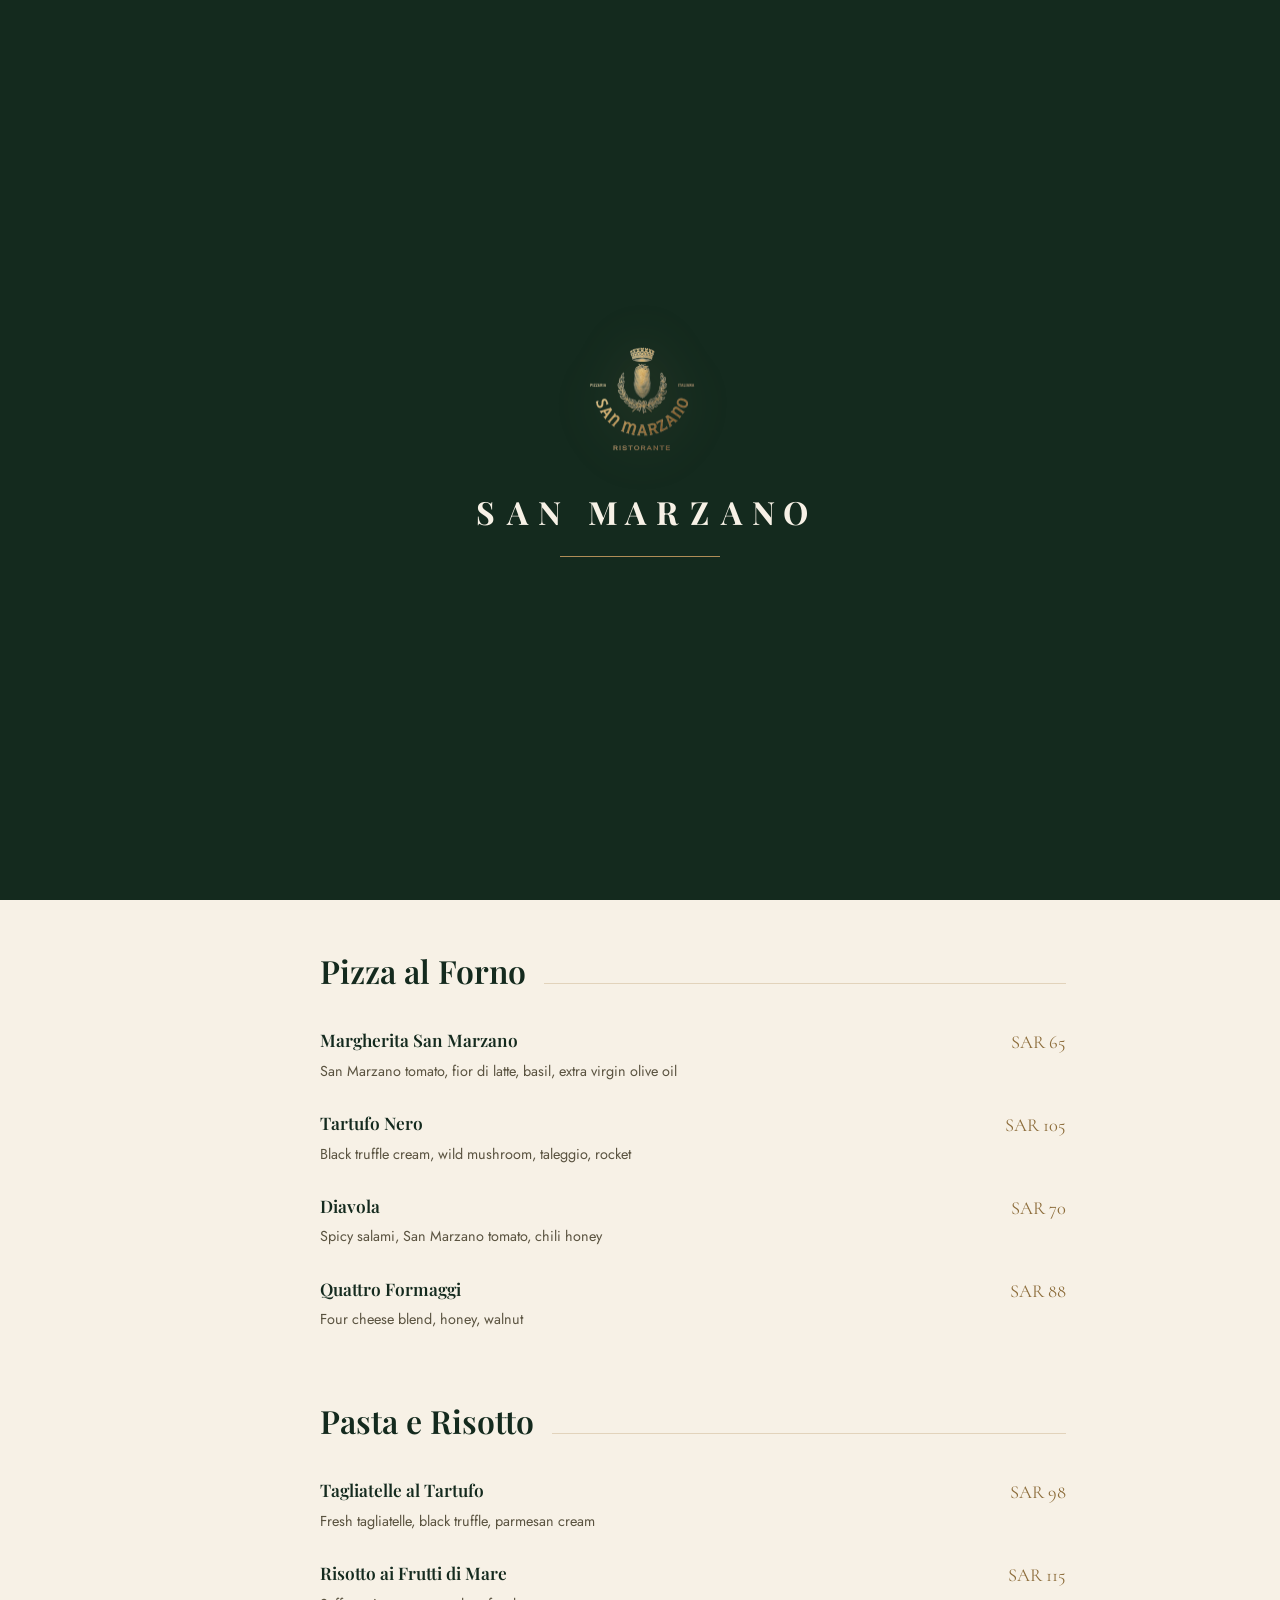
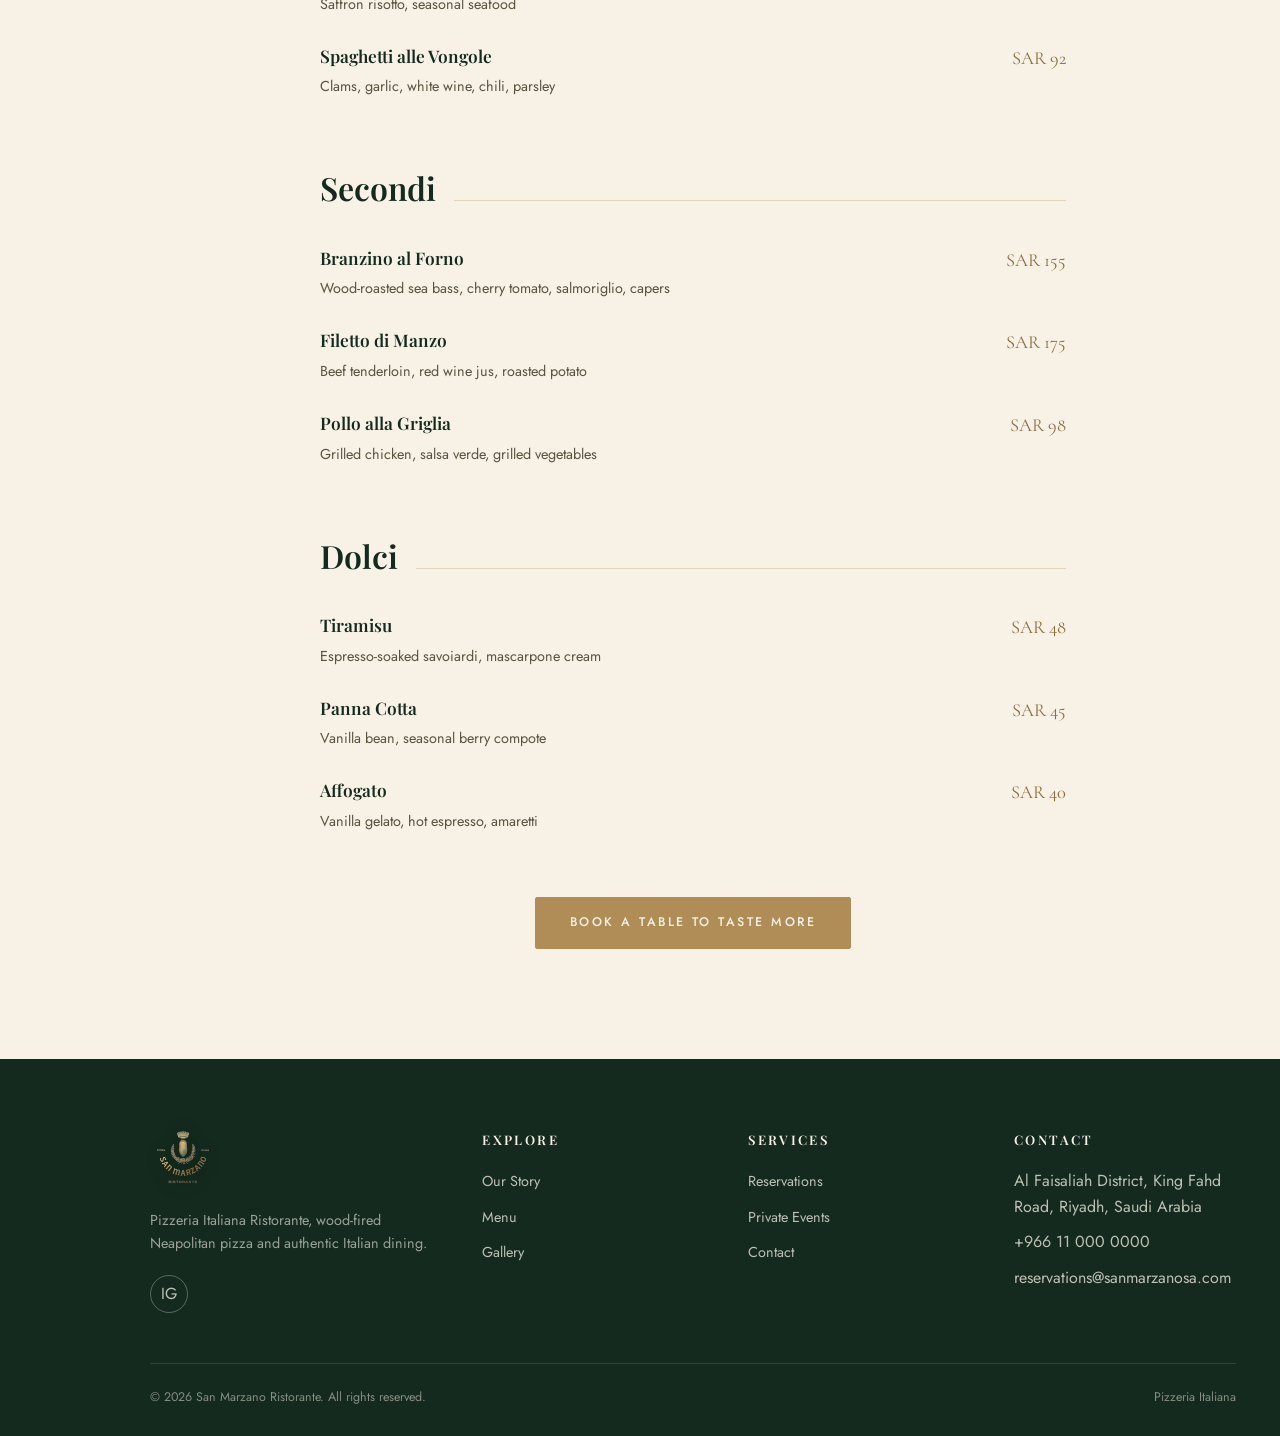
<file: menu.html>
<!DOCTYPE html>
<html lang="en" dir="ltr">
<head>
<meta charset="UTF-8">
<script>if("scrollRestoration" in history){history.scrollRestoration="manual";}</script>
<meta name="viewport" content="width=device-width, initial-scale=1.0">
<title>Menu | San Marzano Ristorante</title>
<meta name="description" content="Explore the full San Marzano menu, wood-fired Neapolitan pizza, antipasti, pasta, mains, and dolci, crafted with imported Italian ingredients.">
<meta property="og:title" content="Menu | San Marzano Ristorante">
<meta property="og:description" content="Wood-fired Neapolitan pizza, antipasti, pasta, mains, and dolci.">
<meta property="og:type" content="website">
<meta property="og:image" content="images/gallery-3.png">
<meta name="theme-color" content="#1F3B2C">
<link rel="icon" href="images/logo.png">
<link rel="stylesheet" href="css/style.css?v=8">
</head>
<body>

<!-- PRELOADER -->
<div id="preloader">
  <div class="pre-panel left"></div>
  <div class="pre-panel right"></div>
  <div class="pre-mark">
    <img src="images/logo.png" alt="San Marzano" onerror="this.replaceWith(Object.assign(document.createElement('div'),{className:'pre-fallback',innerText:'SM'}))">
    <div class="pre-word split-flap" id="preWord" aria-label="San Marzano"></div>
    <div class="pre-loading-bar"><span></span></div>
  </div>
</div>

<!-- HEADER -->
<header id="site-header">
  <button class="lang-toggle" id="langToggle">EN / عربي</button>
  <a href="index.html" class="brand-logo">
    <img src="images/logo.png" alt="San Marzano" onerror="this.style.display='none'">
    <span class="brand-text" data-i18n="brandFull">San Marzano</span>
  </a>
  <div class="header-actions">
    <a href="index.html#reserve" class="btn btn-gold" data-i18n="navReserveBtn">Reserve</a>
    <button class="hamburger" id="hamburgerBtn" aria-label="Menu"><span></span><span></span><span></span></button>
  </div>
</header>

<!-- FIXED VERTICAL SIDE NAV (desktop) -->
<nav class="side-nav" id="sideNav">
  <ul>
    <li><a href="index.html#story" data-i18n="navStory">Our Story</a></li>
    <li><a href="menu.html" data-i18n="navMenu">Menu</a></li>
    <li><a href="index.html#gallery" data-i18n="navGallery">Gallery</a></li>
    <li><a href="index.html#reserve" data-i18n="navReserve">Reservations</a></li>
    <li><a href="private-events.html" data-i18n="navEvents">Private Events</a></li>
    <li><a href="index.html#contact" data-i18n="navContact">Contact</a></li>
  </ul>
</nav>

<div id="mobile-drawer">
  <button class="close-drawer" id="closeDrawer">&times;</button>
  <a href="index.html#story" data-i18n="navStory">Our Story</a>
  <a href="menu.html" data-i18n="navMenu">Menu</a>
  <a href="index.html#gallery" data-i18n="navGallery">Gallery</a>
  <a href="index.html#reserve" data-i18n="navReserve">Reservations</a>
  <a href="private-events.html" data-i18n="navEvents">Private Events</a>
  <a href="index.html#contact" data-i18n="navContact">Contact</a>
</div>

<!-- PAGE HERO -->
<section class="page-hero" data-theme="dark" style="background-image:url('images/gallery-3.png')">
  <div class="page-hero-content">
    <span class="eyebrow" data-i18n="menuPageEyebrow">Pizzeria Italiana</span>
    <h1 data-i18n="menuPageTitle">The Menu</h1>
    <p class="lede" data-i18n="menuPageLede">Wood-fired pizza, hand-made pasta, and honest Italian cooking, crafted daily with imported ingredients.</p>
  </div>
</section>

<!-- FULL MENU -->
<section class="menu-page-section section-pad" data-theme="light">
  <div class="container" style="max-width: 900px;">

    <div class="menu-category reveal">
      <div class="menu-category-head"><h2 data-i18n="catAntipasti">Antipasti</h2><span class="rule"></span></div>
      <div class="menu-list">
        <div class="menu-list-item">
          <div class="mli-text"><h4 data-i18n="a1Title">Burrata Pugliese</h4><p data-i18n="a1Desc">Heirloom tomato, basil oil, aged balsamic</p></div>
          <span class="mli-price">SAR 68</span>
        </div>
        <div class="menu-list-item">
          <div class="mli-text"><h4 data-i18n="a2Title">Carpaccio di Manzo</h4><p data-i18n="a2Desc">Beef carpaccio, rocket, parmesan, black truffle</p></div>
          <span class="mli-price">SAR 78</span>
        </div>
        <div class="menu-list-item">
          <div class="mli-text"><h4 data-i18n="a3Title">Fritto Misto</h4><p data-i18n="a3Desc">Calamari, prawns, lemon aioli</p></div>
          <span class="mli-price">SAR 72</span>
        </div>
      </div>
    </div>

    <div class="menu-category reveal">
      <div class="menu-category-head"><h2 data-i18n="catPizza">Pizza al Forno</h2><span class="rule"></span></div>
      <div class="menu-list">
        <div class="menu-list-item">
          <div class="mli-text"><h4 data-i18n="menu1Title">Margherita San Marzano</h4><p data-i18n="menu1Desc">San Marzano tomato, fior di latte, basil, extra virgin olive oil</p></div>
          <span class="mli-price">SAR 65</span>
        </div>
        <div class="menu-list-item">
          <div class="mli-text"><h4 data-i18n="menu2Title">Tartufo Nero</h4><p data-i18n="menu2Desc">Black truffle cream, wild mushroom, taleggio, rocket</p></div>
          <span class="mli-price">SAR 105</span>
        </div>
        <div class="menu-list-item">
          <div class="mli-text"><h4 data-i18n="p1Title">Diavola</h4><p data-i18n="p1Desc">Spicy salami, San Marzano tomato, chili honey</p></div>
          <span class="mli-price">SAR 70</span>
        </div>
        <div class="menu-list-item">
          <div class="mli-text"><h4 data-i18n="p2Title">Quattro Formaggi</h4><p data-i18n="p2Desc">Four cheese blend, honey, walnut</p></div>
          <span class="mli-price">SAR 88</span>
        </div>
      </div>
    </div>

    <div class="menu-category reveal">
      <div class="menu-category-head"><h2 data-i18n="catPasta">Pasta e Risotto</h2><span class="rule"></span></div>
      <div class="menu-list">
        <div class="menu-list-item">
          <div class="mli-text"><h4 data-i18n="ps1Title">Tagliatelle al Tartufo</h4><p data-i18n="ps1Desc">Fresh tagliatelle, black truffle, parmesan cream</p></div>
          <span class="mli-price">SAR 98</span>
        </div>
        <div class="menu-list-item">
          <div class="mli-text"><h4 data-i18n="ps2Title">Risotto ai Frutti di Mare</h4><p data-i18n="ps2Desc">Saffron risotto, seasonal seafood</p></div>
          <span class="mli-price">SAR 115</span>
        </div>
        <div class="menu-list-item">
          <div class="mli-text"><h4 data-i18n="ps3Title">Spaghetti alle Vongole</h4><p data-i18n="ps3Desc">Clams, garlic, white wine, chili, parsley</p></div>
          <span class="mli-price">SAR 92</span>
        </div>
      </div>
    </div>

    <div class="menu-category reveal">
      <div class="menu-category-head"><h2 data-i18n="catSecondi">Secondi</h2><span class="rule"></span></div>
      <div class="menu-list">
        <div class="menu-list-item">
          <div class="mli-text"><h4 data-i18n="menu3Title">Branzino al Forno</h4><p data-i18n="menu3Desc">Wood-roasted sea bass, cherry tomato, salmoriglio, capers</p></div>
          <span class="mli-price">SAR 155</span>
        </div>
        <div class="menu-list-item">
          <div class="mli-text"><h4 data-i18n="s1Title">Filetto di Manzo</h4><p data-i18n="s1Desc">Beef tenderloin, red wine jus, roasted potato</p></div>
          <span class="mli-price">SAR 175</span>
        </div>
        <div class="menu-list-item">
          <div class="mli-text"><h4 data-i18n="s2Title">Pollo alla Griglia</h4><p data-i18n="s2Desc">Grilled chicken, salsa verde, grilled vegetables</p></div>
          <span class="mli-price">SAR 98</span>
        </div>
      </div>
    </div>

    <div class="menu-category reveal">
      <div class="menu-category-head"><h2 data-i18n="catDolci">Dolci</h2><span class="rule"></span></div>
      <div class="menu-list">
        <div class="menu-list-item">
          <div class="mli-text"><h4 data-i18n="d1Title">Tiramisu</h4><p data-i18n="d1Desc">Espresso-soaked savoiardi, mascarpone cream</p></div>
          <span class="mli-price">SAR 48</span>
        </div>
        <div class="menu-list-item">
          <div class="mli-text"><h4 data-i18n="d2Title">Panna Cotta</h4><p data-i18n="d2Desc">Vanilla bean, seasonal berry compote</p></div>
          <span class="mli-price">SAR 45</span>
        </div>
        <div class="menu-list-item">
          <div class="mli-text"><h4 data-i18n="d3Title">Affogato</h4><p data-i18n="d3Desc">Vanilla gelato, hot espresso, amaretti</p></div>
          <span class="mli-price">SAR 40</span>
        </div>
      </div>
    </div>

    <div class="teaser-cta reveal">
      <a href="index.html#reserve" class="btn btn-gold" data-i18n="menuCta">Book a Table to Taste More</a>
    </div>
  </div>
</section>

<!-- FOOTER -->
<footer data-theme="dark">
  <div class="container">
    <div class="footer-grid">
      <div class="footer-brand">
        <img src="images/logo.png" alt="San Marzano" onerror="this.style.display='none'">
        <p data-i18n="footerAbout">Pizzeria Italiana Ristorante, wood-fired Neapolitan pizza and authentic Italian dining.</p>
        <div class="social-row">
          <a href="https://www.instagram.com/sanmarzanosa" target="_blank" rel="noopener" aria-label="Instagram">IG</a>
        </div>
      </div>
      <div class="footer-col">
        <h4 data-i18n="footerExplore">Explore</h4>
        <ul>
          <li><a href="index.html#story" data-i18n="navStory">Our Story</a></li>
          <li><a href="menu.html" data-i18n="navMenu">Menu</a></li>
          <li><a href="index.html#gallery" data-i18n="navGallery">Gallery</a></li>
        </ul>
      </div>
      <div class="footer-col">
        <h4 data-i18n="footerServices">Services</h4>
        <ul>
          <li><a href="index.html#reserve" data-i18n="navReserve">Reservations</a></li>
          <li><a href="private-events.html" data-i18n="navEvents">Private Events</a></li>
          <li><a href="index.html#contact" data-i18n="navContact">Contact</a></li>
        </ul>
      </div>
      <div class="footer-col">
        <h4 data-i18n="footerContact">Contact</h4>
        <ul>
          <li data-i18n="locAddress">Al Faisaliah District, King Fahd Road, Riyadh, Saudi Arabia</li>
          <li>+966 11 000 0000</li>
          <li>reservations@sanmarzanosa.com</li>
        </ul>
      </div>
    </div>
    <div class="footer-bottom">
      <span data-i18n="footerCopy">© 2026 San Marzano Ristorante. All rights reserved.</span>
      <span data-i18n="footerCredit">Pizzeria Italiana</span>
    </div>
  </div>
</footer>

<script src="js/i18n.js?v=5"></script>
<script src="js/main.js?v=5"></script>
</body>
</html>
</file>
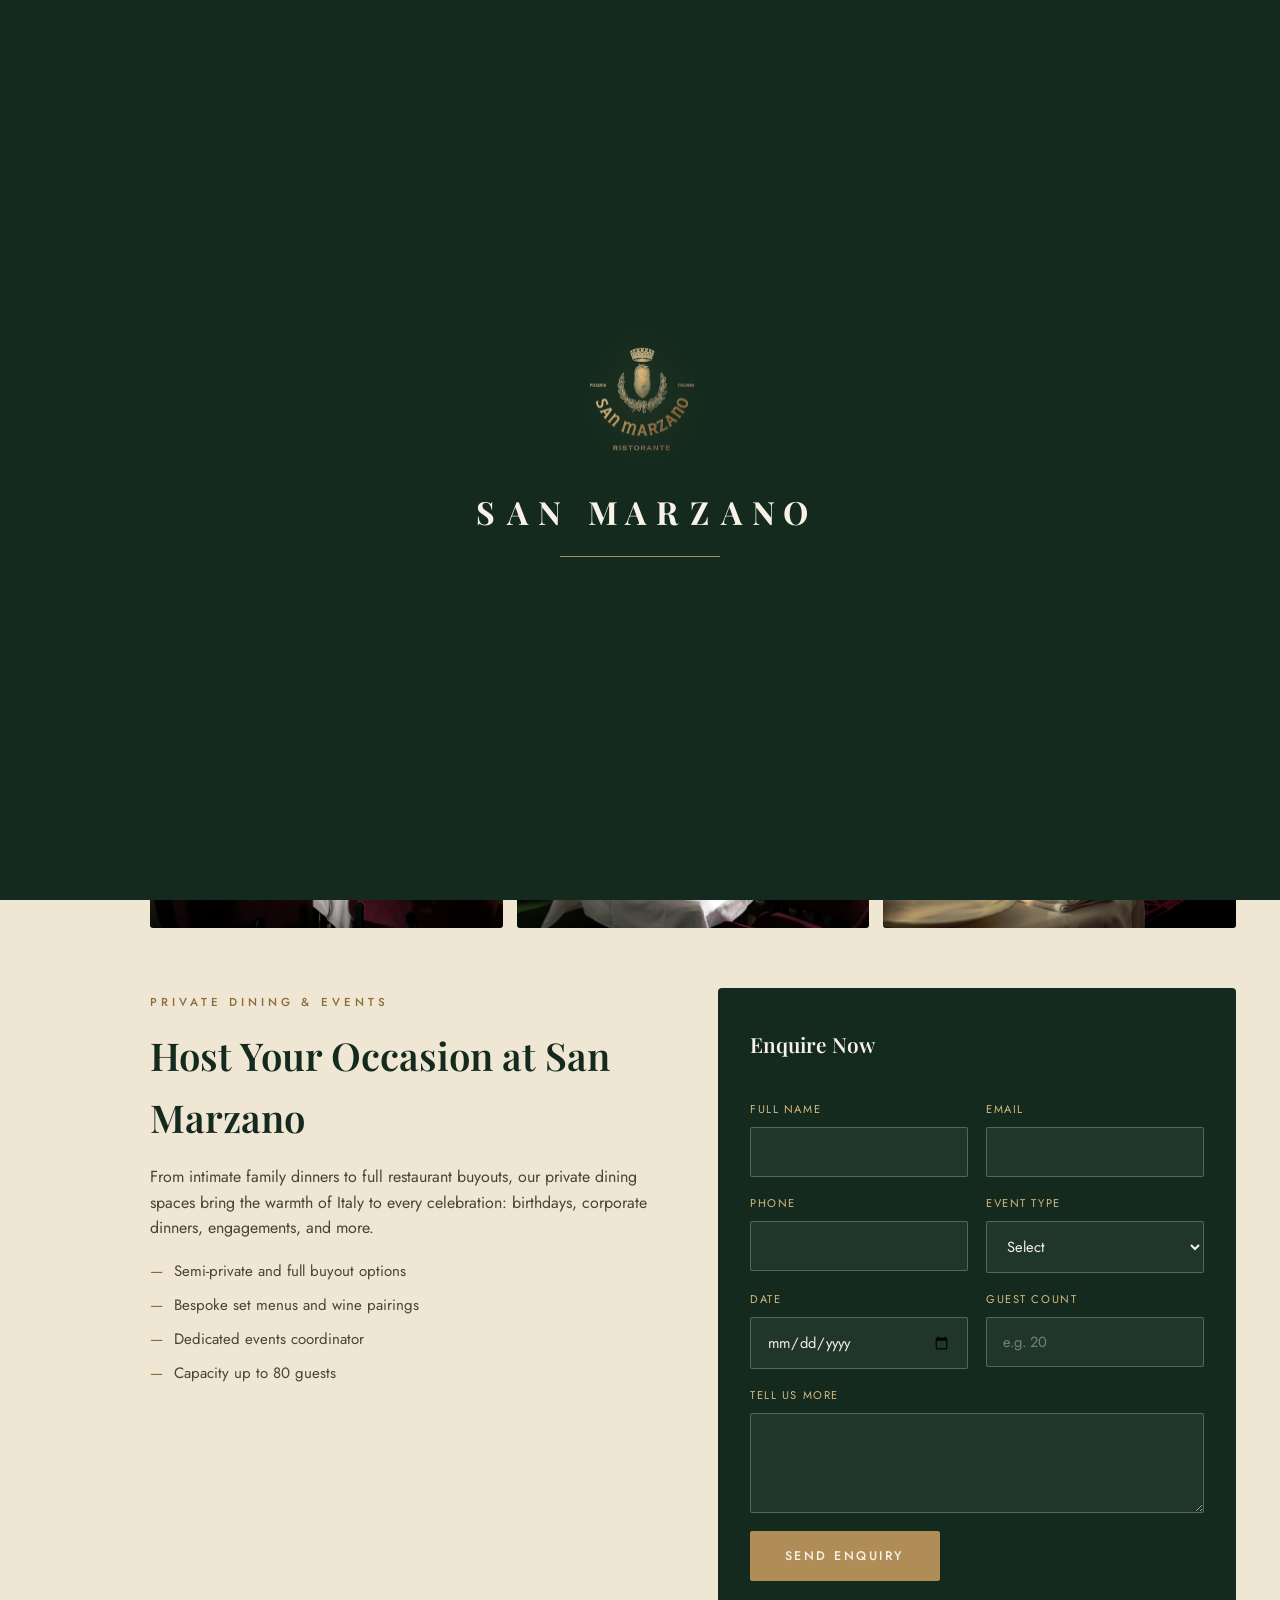
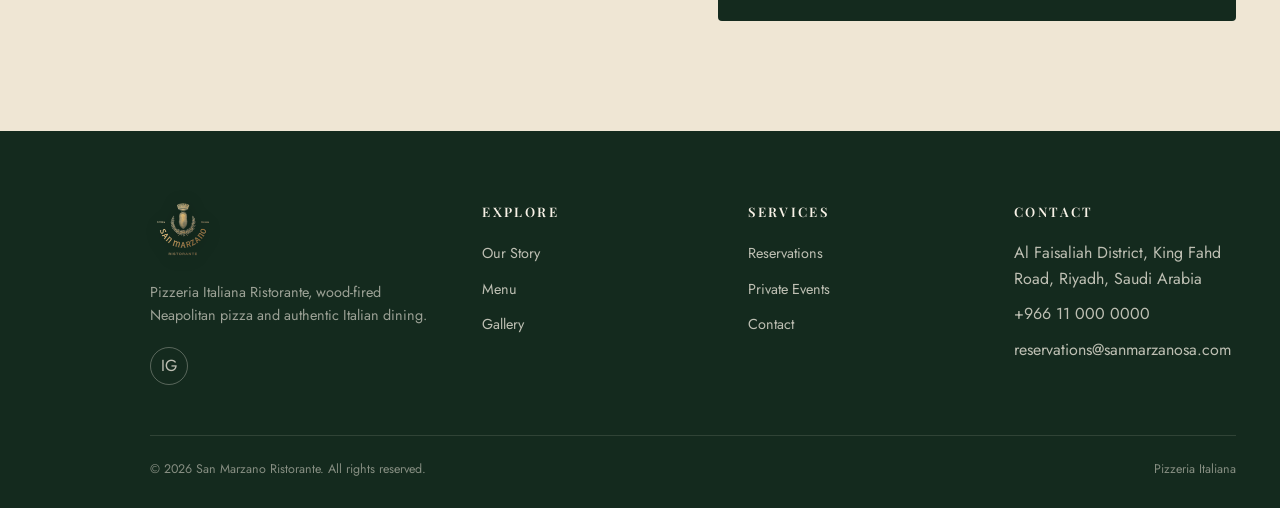
<file: private-events.html>
<!DOCTYPE html>
<html lang="en" dir="ltr">
<head>
<meta charset="UTF-8">
<script>if("scrollRestoration" in history){history.scrollRestoration="manual";}</script>
<meta name="viewport" content="width=device-width, initial-scale=1.0">
<title>Private Dining & Events | San Marzano Ristorante</title>
<meta name="description" content="Host your next occasion at San Marzano — semi-private and full buyout dining, bespoke set menus, and a dedicated events coordinator in Riyadh.">
<meta property="og:title" content="Private Dining & Events | San Marzano Ristorante">
<meta property="og:description" content="Semi-private and full buyout dining, bespoke set menus, and a dedicated events coordinator.">
<meta property="og:type" content="website">
<meta property="og:image" content="images/gallery-4.png">
<meta name="theme-color" content="#1F3B2C">
<link rel="icon" href="images/logo.png">
<link rel="stylesheet" href="css/style.css?v=8">
</head>
<body>

<!-- PRELOADER -->
<div id="preloader">
  <div class="pre-panel left"></div>
  <div class="pre-panel right"></div>
  <div class="pre-mark">
    <img src="images/logo.png" alt="San Marzano" onerror="this.replaceWith(Object.assign(document.createElement('div'),{className:'pre-fallback',innerText:'SM'}))">
    <div class="pre-word split-flap" id="preWord" aria-label="San Marzano"></div>
    <div class="pre-loading-bar"><span></span></div>
  </div>
</div>

<!-- HEADER -->
<header id="site-header">
  <button class="lang-toggle" id="langToggle">EN / عربي</button>
  <a href="index.html" class="brand-logo">
    <img src="images/logo.png" alt="San Marzano" onerror="this.style.display='none'">
    <span class="brand-text" data-i18n="brandFull">San Marzano</span>
  </a>
  <div class="header-actions">
    <a href="index.html#reserve" class="btn btn-gold" data-i18n="navReserveBtn">Reserve</a>
    <button class="hamburger" id="hamburgerBtn" aria-label="Menu"><span></span><span></span><span></span></button>
  </div>
</header>

<!-- FIXED VERTICAL SIDE NAV (desktop) -->
<nav class="side-nav" id="sideNav">
  <ul>
    <li><a href="index.html#story" data-i18n="navStory">Our Story</a></li>
    <li><a href="menu.html" data-i18n="navMenu">Menu</a></li>
    <li><a href="index.html#gallery" data-i18n="navGallery">Gallery</a></li>
    <li><a href="index.html#reserve" data-i18n="navReserve">Reservations</a></li>
    <li><a href="private-events.html" data-i18n="navEvents">Private Events</a></li>
    <li><a href="index.html#contact" data-i18n="navContact">Contact</a></li>
  </ul>
</nav>

<div id="mobile-drawer">
  <button class="close-drawer" id="closeDrawer">&times;</button>
  <a href="index.html#story" data-i18n="navStory">Our Story</a>
  <a href="menu.html" data-i18n="navMenu">Menu</a>
  <a href="index.html#gallery" data-i18n="navGallery">Gallery</a>
  <a href="index.html#reserve" data-i18n="navReserve">Reservations</a>
  <a href="private-events.html" data-i18n="navEvents">Private Events</a>
  <a href="index.html#contact" data-i18n="navContact">Contact</a>
</div>

<!-- PAGE HERO -->
<section class="page-hero page-hero--duo" data-theme="dark">
  <div class="hero-split">
    <div class="split-img"><img src="images/album-1.jpeg" alt="San Marzano kitchen"></div>
    <div class="split-img"><img src="images/album-4.jpeg" alt="San Marzano wall gallery"></div>
  </div>
  <div class="page-hero-content">
    <span class="eyebrow" data-i18n="eventsEyebrow">Private Dining & Events</span>
  </div>
</section>

<!-- EVENTS INFO + GALLERY -->
<section class="events-page-section section-pad" data-theme="light">
  <div class="container">
    <div class="events-gallery reveal">
      <figure><img src="images/gallery-4.png" alt="Private dining table" loading="lazy"></figure>
      <figure><img src="images/gallery-1.png" alt="Private booth" loading="lazy"></figure>
      <figure><img src="images/gallery-5.png" alt="Table service" loading="lazy"></figure>
    </div>

    <div class="private-grid">
      <div class="private-info reveal">
        <span class="eyebrow" data-i18n="eventsEyebrow">Private Dining & Events</span>
        <h2 data-i18n="eventsTitle">Host Your Occasion at San Marzano</h2>
        <p data-i18n="eventsP1">From intimate family dinners to full restaurant buyouts, our private dining spaces bring the warmth of Italy to every celebration: birthdays, corporate dinners, engagements, and more.</p>
        <ul>
          <li data-i18n="eventsLi1">Semi-private and full buyout options</li>
          <li data-i18n="eventsLi2">Bespoke set menus and wine pairings</li>
          <li data-i18n="eventsLi3">Dedicated events coordinator</li>
          <li data-i18n="eventsLi4">Capacity up to 80 guests</li>
        </ul>
      </div>
      <div class="private-form-box reveal">
        <h3 data-i18n="eventsFormTitle">Enquire Now</h3>
        <form class="res-form" id="eventsForm" action="https://formspree.io/f/YOUR_FORM_ID" method="POST">
          <div class="row2">
            <div class="field">
              <label data-i18n="fName">Full Name</label>
              <input type="text" name="name" required>
            </div>
            <div class="field">
              <label data-i18n="fEmail">Email</label>
              <input type="email" name="email" required>
            </div>
          </div>
          <div class="row2">
            <div class="field">
              <label data-i18n="fPhone">Phone</label>
              <input type="tel" name="phone" required>
            </div>
            <div class="field">
              <label data-i18n="fEventType">Event Type</label>
              <select name="event_type" required>
                <option value="" data-i18n="fSelect">Select</option>
                <option data-i18n="evtBirthday">Birthday</option>
                <option data-i18n="evtCorporate">Corporate</option>
                <option data-i18n="evtEngagement">Engagement</option>
                <option data-i18n="evtBuyout">Full Buyout</option>
                <option data-i18n="evtOther">Other</option>
              </select>
            </div>
          </div>
          <div class="row2">
            <div class="field">
              <label data-i18n="fDate">Preferred Date</label>
              <input type="date" name="date">
            </div>
            <div class="field">
              <label data-i18n="fGuestCount">Guest Count</label>
              <input type="number" name="guest_count" min="1" placeholder="e.g. 20">
            </div>
          </div>
          <div class="field">
            <label data-i18n="fMessage">Tell Us More</label>
            <textarea name="message" placeholder=""></textarea>
          </div>
          <input type="hidden" name="_subject" value="Private Dining Enquiry — San Marzano">
          <div>
            <button type="submit" class="btn btn-gold" data-i18n="eventsSubmit">Send Enquiry</button>
          </div>
          <p class="form-status" id="eventsStatus"></p>
        </form>
      </div>
    </div>
  </div>
</section>

<!-- FOOTER -->
<footer data-theme="dark">
  <div class="container">
    <div class="footer-grid">
      <div class="footer-brand">
        <img src="images/logo.png" alt="San Marzano" onerror="this.style.display='none'">
        <p data-i18n="footerAbout">Pizzeria Italiana Ristorante — wood-fired Neapolitan pizza and authentic Italian dining.</p>
        <div class="social-row">
          <a href="https://www.instagram.com/sanmarzanosa" target="_blank" rel="noopener" aria-label="Instagram">IG</a>
        </div>
      </div>
      <div class="footer-col">
        <h4 data-i18n="footerExplore">Explore</h4>
        <ul>
          <li><a href="index.html#story" data-i18n="navStory">Our Story</a></li>
          <li><a href="menu.html" data-i18n="navMenu">Menu</a></li>
          <li><a href="index.html#gallery" data-i18n="navGallery">Gallery</a></li>
        </ul>
      </div>
      <div class="footer-col">
        <h4 data-i18n="footerServices">Services</h4>
        <ul>
          <li><a href="index.html#reserve" data-i18n="navReserve">Reservations</a></li>
          <li><a href="private-events.html" data-i18n="navEvents">Private Events</a></li>
          <li><a href="index.html#contact" data-i18n="navContact">Contact</a></li>
        </ul>
      </div>
      <div class="footer-col">
        <h4 data-i18n="footerContact">Contact</h4>
        <ul>
          <li data-i18n="locAddress">Al Faisaliah District, King Fahd Road, Riyadh, Saudi Arabia</li>
          <li>+966 11 000 0000</li>
          <li>reservations@sanmarzanosa.com</li>
        </ul>
      </div>
    </div>
    <div class="footer-bottom">
      <span data-i18n="footerCopy">© 2026 San Marzano Ristorante. All rights reserved.</span>
      <span data-i18n="footerCredit">Pizzeria Italiana</span>
    </div>
  </div>
</footer>

<script src="js/i18n.js?v=5"></script>
<script src="js/main.js?v=5"></script>
</body>
</html>
</file>
<file: css/style.css>
@import url('https://fonts.googleapis.com/css2?family=Playfair+Display:ital,wght@0,400;0,500;0,600;0,700;1,500&family=Jost:wght@300;400;500;600&family=Cormorant+Garamond:ital,wght@0,500;0,600;1,500&display=swap');
@import url('https://fonts.googleapis.com/css2?family=Amiri:wght@400;700&family=Tajawal:wght@300;400;500;700&display=swap');

:root {
  --cream: #F7F1E6;
  --cream-soft: #EFE6D4;
  --charcoal: #201C18;
  --ink: #2A2420;
  --gold: #B08D57;
  --gold-light: #D6B87E;
  --gold-deep: #8C6C3A;
  --forest: #1F3B2C;
  --forest-deep: #142A1E;
  --burgundy: #5C1F2E;
  --burgundy-deep: #421621;
  --font-head: 'Playfair Display', 'Amiri', serif;
  --font-script: 'Cormorant Garamond', 'Amiri', serif;
  --font-body: 'Jost', 'Tajawal', sans-serif;
  --transition: 0.5s cubic-bezier(.6,.05,.28,.91);
}

* { box-sizing: border-box; margin: 0; padding: 0; }

html { scroll-behavior: smooth; scroll-snap-type: y proximity; }
@media (prefers-reduced-motion: reduce) { html { scroll-snap-type: none; scroll-behavior: auto; } }

html[dir="rtl"] body { font-family: var(--font-body); }
html[lang="ar"] { --font-head: 'Amiri', serif; --font-script: 'Amiri', serif; --font-body: 'Tajawal', sans-serif; }

body {
  font-family: var(--font-body);
  background: var(--cream);
  color: var(--ink);
  overflow-x: hidden;
  line-height: 1.6;
}

a { text-decoration: none; color: inherit; }
ul { list-style: none; }
img { max-width: 100%; display: block; }
button { font-family: inherit; cursor: pointer; border: none; background: none; }
.container {
  width: 100%;
  max-width: 1240px;
  margin-inline: auto;
  padding-inline: 24px;
}
section { position: relative; }
section[data-snap] { scroll-snap-align: start; scroll-snap-stop: normal; scroll-margin-block-start: 84px; }

.eyebrow {
  font-family: var(--font-body);
  letter-spacing: 0.35em;
  text-transform: uppercase;
  font-size: 0.72rem;
  color: var(--gold-deep);
  font-weight: 500;
  display: inline-block;
  margin-block-end: 14px;
}
h1, h2, h3, h4 { font-family: var(--font-head); font-weight: 600; color: var(--forest-deep); }
.reveal { opacity: 0; transform: translateY(36px); transition: opacity 0.9s ease, transform 0.9s ease; }
.reveal.in-view { opacity: 1; transform: translateY(0); }

/* Directional variants: same fade + shared settle rule above, different
   starting offset so a group of elements can converge from different
   sides when a section scrolls into view. */
.reveal-top { transform: translateY(-48px); }
.reveal-bottom { transform: translateY(56px); }
.reveal-left { transform: translateX(-70px); }
.reveal-right { transform: translateX(70px); }
html[dir="rtl"] .reveal-left { transform: translateX(70px); }
html[dir="rtl"] .reveal-right { transform: translateX(-70px); }

.btn {
  display: inline-flex;
  align-items: center;
  gap: 10px;
  padding: 15px 34px;
  font-size: 0.78rem;
  letter-spacing: 0.2em;
  text-transform: uppercase;
  font-weight: 500;
  border: 1px solid var(--gold);
  border-radius: 2px;
  transition: var(--transition);
}
.btn-gold { background: var(--gold); color: var(--cream); }
.btn-gold:hover { background: var(--gold-deep); border-color: var(--gold-deep); }
.btn-outline { background: transparent; color: var(--cream); border-color: rgba(247,241,230,0.6); }
.btn-outline:hover { background: rgba(247,241,230,0.12); border-color: var(--cream); }
.btn-dark { background: var(--forest-deep); color: var(--cream); border-color: var(--forest-deep); }
.btn-dark:hover { background: var(--forest); }

/* ---------- PRELOADER ---------- */
#preloader {
  position: fixed; inset: 0; z-index: 9999;
  background: var(--forest-deep);
  display: flex; align-items: center; justify-content: center;
  overflow: hidden;
}
#preloader .pre-panel {
  position: absolute; inset: 0; width: 50%; height: 100%; background: var(--forest-deep);
  transition: transform 1.1s cubic-bezier(.77,0,.18,1);
}
#preloader .pre-panel.left { inset-inline-start: 0; }
#preloader .pre-panel.right { inset-inline-start: 50%; }
#preloader.hide .pre-panel.left { transform: translateX(-101%); }
html[dir="rtl"] #preloader.hide .pre-panel.left { transform: translateX(101%); }
#preloader.hide .pre-panel.right { transform: translateX(101%); }
html[dir="rtl"] #preloader.hide .pre-panel.right { transform: translateX(-101%); }

.pre-mark {
  position: relative; z-index: 2;
  display: flex; flex-direction: column; align-items: center; gap: 18px;
  opacity: 0; transform: scale(0.86);
  transition: opacity 1s ease, transform 1.1s cubic-bezier(.2,.9,.28,1);
}
#preloader.show-mark .pre-mark { opacity: 1; transform: scale(1); }
#preloader.hide .pre-mark { opacity: 0; transition: opacity 0.4s ease; }

.pre-mark img { width: 128px; height: auto; filter: drop-shadow(0 0 24px rgba(176,141,87,0.25)); }
.pre-mark .pre-fallback {
  width: 128px; height: 128px; border: 1px solid var(--gold);
  border-radius: 50%; display: flex; align-items: center; justify-content: center;
  font-family: var(--font-head); color: var(--gold-light); font-size: 1.6rem;
}
.pre-mark .pre-word.split-flap {
  display: flex; align-items: center; justify-content: center;
  gap: clamp(3px, 0.6vw, 6px); flex-wrap: wrap; max-width: 92vw;
}

/* ---------- SPLIT-FLAP CHARACTERS ---------- */
.flap {
  position: relative;
  width: clamp(14px, 3.2vw, 26px); height: clamp(26px, 6.2vw, 46px);
  perspective: 160px;
}
.flap.space { width: clamp(10px, 2.2vw, 16px); }
.flap .flap-face {
  position: absolute; inset: 0;
  display: flex; align-items: center; justify-content: center;
  font-family: var(--font-head); font-weight: 700; color: var(--cream);
  font-size: clamp(1.1rem, 3.4vw, 2rem);
  transform-style: preserve-3d; backface-visibility: hidden;
}
.flap.flipping .flap-face { animation: flapFlip 0.16s ease-in; }
@keyframes flapFlip {
  0% { transform: rotateX(0deg); }
  100% { transform: rotateX(-100deg); }
}
.pre-loading-bar {
  width: 160px; height: 1px; background: rgba(214,184,126,0.25); position: relative; overflow: hidden;
  margin-top: 4px;
}
.pre-loading-bar span {
  position: absolute; inset-block: 0; inset-inline-start: 0; width: 0%; background: var(--gold);
  transition: width 1.6s linear;
}
#preloader.show-mark .pre-loading-bar span { width: 100%; }

body.no-scroll { overflow: hidden; height: 100%; }

/* ---------- HEADER ---------- */
header#site-header {
  position: fixed; inset-block-start: 0; inset-inline: 0; z-index: 500;
  display: flex; align-items: center; justify-content: space-between;
  padding-block: 22px; padding-inline: 5%;
  transition: var(--transition);
  background: linear-gradient(to bottom, rgba(20,42,30,0.55), transparent);
}
header#site-header.solid {
  background: rgba(20,42,30,0.96);
  padding-block: 14px;
  box-shadow: 0 6px 24px rgba(0,0,0,0.18);
}
.brand-logo {
  display: flex; align-items: center; gap: 10px; color: var(--cream);
  position: absolute; left: 50%; transform: translateX(-50%);
}
.brand-logo img { width: 42px; filter: drop-shadow(0 2px 8px rgba(0,0,0,0.4)); }
.brand-logo .brand-text { font-family: var(--font-head); font-size: 1.1rem; letter-spacing: 0.14em; }

.header-actions { display: flex; align-items: center; gap: 16px; }
.lang-toggle,
header#site-header .header-actions .btn {
  display: inline-flex; align-items: center; justify-content: center;
  min-width: 128px; height: 40px; padding: 0 14px; box-sizing: border-box;
  font-size: 0.7rem; letter-spacing: 0.14em; border-radius: 2px; transition: var(--transition);
}
.lang-toggle {
  border: 1px solid rgba(247,241,230,0.4); color: var(--cream);
}
.lang-toggle:hover { border-color: var(--gold); color: var(--gold-light); }
.hamburger { display: flex; flex-direction: column; gap: 5px; width: 26px; }
.hamburger span { height: 1px; background: var(--cream); width: 100%; display: block; }

/* ---------- FIXED VERTICAL SIDE NAV (desktop) ---------- */
/* Contrast is scroll-driven per link: JS probes each link's own vertical
   midpoint against the [data-theme] sections behind it and toggles
   .on-light on that link alone, so when the nav straddles a dark and a
   light section, links over the dark half stay white while links over the
   light half turn dark — updating live as the page scrolls. */
.side-nav {
  display: none;
  position: fixed; z-index: 400;
  inset-inline-start: 32px; top: 50%; transform: translateY(-50%);
}
.side-nav ul { display: flex; flex-direction: column; gap: 26px; }
.side-nav a {
  display: inline-block; color: #fff; font-size: 0.72rem; letter-spacing: 0.14em;
  text-transform: uppercase; position: relative; padding-inline-start: 14px; white-space: nowrap;
  transition: color 0.3s ease;
}
.side-nav a::before {
  content: ''; position: absolute; inset-inline-start: 0; top: 50%; transform: translateY(-50%);
  width: 6px; height: 1px; background: var(--gold); transition: width 0.3s ease;
}
.side-nav a:hover { color: var(--gold-light); }
.side-nav a:hover::before { width: 10px; }
.side-nav a.on-light { color: #111; }
.side-nav a.on-light:hover { color: var(--gold-deep); }

@media (min-width: 1100px) {
  .side-nav { display: block; }
  .hamburger { display: none; }
  .container { padding-inline-start: 130px; }
}
@media (max-width: 1099px) {
  .hamburger { display: flex; }
}

@media (max-width: 600px) {
  header#site-header { padding-inline: 5%; padding-block: 16px; }
  .brand-logo .brand-text { display: none; }
  .brand-logo img { width: 36px; }
  .header-actions { gap: 8px; }
  .lang-toggle,
  header#site-header .header-actions .btn { min-width: 92px; height: 34px; font-size: 0.6rem; padding: 0 10px; }
}

/* Mobile drawer */
#mobile-drawer {
  position: fixed; inset: 0; background: var(--forest-deep); z-index: 600;
  display: flex; flex-direction: column; align-items: center; justify-content: center; gap: 30px;
  transform: translateY(-100%); transition: transform 0.5s ease;
}
#mobile-drawer.open { transform: translateY(0); }
#mobile-drawer a { color: var(--cream); font-family: var(--font-head); font-size: 1.4rem; letter-spacing: 0.08em; }
#mobile-drawer .close-drawer { position: absolute; inset-block-start: 28px; inset-inline-end: 28px; color: var(--cream); font-size: 1.8rem; }

/* ---------- PARALLAX BACKGROUND LAYER ---------- */
/* Used by any section with a .parallax-bg child + data-parallax on the
   section. JS translates the layer at a fraction of scroll speed; it's
   oversized (130% height, -15% offset) so the drift never exposes an edge. */
.parallax-bg {
  position: absolute; inset-inline: 0; inset-block-start: -15%;
  width: 100%; height: 130%;
  background-position: center; background-size: cover; background-repeat: no-repeat;
  will-change: transform;
}
@media (prefers-reduced-motion: reduce) { .parallax-bg { inset-block-start: 0; height: 100%; transform: none !important; } }

/* ---------- HERO ---------- */
.hero {
  height: 100vh; min-height: 620px; position: relative; overflow: hidden;
  display: flex; align-items: center; justify-content: center; text-align: center;
  background: var(--forest-deep);
}
.hero::before {
  content: ''; position: absolute; inset: 0; z-index: 1;
  background: linear-gradient(to bottom, rgba(20,30,22,0.55), rgba(15,20,15,0.35) 40%, rgba(15,20,15,0.75));
}
.hero-content { position: relative; z-index: 2; color: var(--cream); max-width: 780px; padding-inline: 24px; }
.hero-content img.crest { width: 96px; margin-inline: auto; margin-block-end: 22px; opacity: 0.95; filter: drop-shadow(0 4px 14px rgba(0,0,0,0.5)); }
.hero-content h1 {
  font-size: clamp(2.4rem, 6vw, 4.4rem); color: var(--cream); letter-spacing: 0.05em;
  margin-block-end: 18px;
}
.hero-content .hero-sub {
  font-family: var(--font-script); font-style: italic; font-size: clamp(1.1rem, 2vw, 1.5rem);
  color: var(--gold-light); margin-block-end: 34px;
}
.hero-btns { display: flex; gap: 16px; justify-content: center; flex-wrap: wrap; }
.scroll-cue {
  position: absolute; inset-block-end: 34px; inset-inline: 0; margin-inline: auto; width: fit-content;
  color: var(--cream); font-size: 0.65rem; letter-spacing: 0.3em; text-transform: uppercase;
  display: flex; flex-direction: column; align-items: center; gap: 10px; opacity: 0.85; z-index: 2;
}
.scroll-cue .line { width: 1px; height: 34px; background: rgba(247,241,230,0.6); overflow: hidden; }
.scroll-cue .line::after { content: ''; display: block; width: 100%; height: 40%; background: var(--gold); animation: cue 1.8s infinite; }
@keyframes cue { 0% { transform: translateY(-100%);} 100% { transform: translateY(250%);} }

/* ---------- SECTION GENERIC ---------- */
.section-pad { padding-block: 110px; }
.section-head { text-align: center; max-width: 640px; margin-inline: auto; margin-block-end: 60px; }
.section-head p.lede { color: #55503f; font-size: 1rem; margin-block-start: 14px; }

/* ---------- STORY ---------- */
.story { background: var(--cream); }
.story-grid { display: grid; grid-template-columns: 1fr; gap: 50px; align-items: center; }
.story-media { position: relative; }
.story-media img { border-radius: 3px; width: 100%; height: 460px; object-fit: cover; }
.story-media .ring {
  position: absolute; inset-block-start: -24px; inset-inline-start: -24px; width: 130px; height: 130px;
  border: 1px solid var(--gold); border-radius: 50%; z-index: -1; display: none;
}
.story-text h2 { font-size: clamp(1.9rem, 3.4vw, 2.6rem); margin-block-end: 20px; }
.story-text p { color: #4A4436; margin-block-end: 16px; }
.story-signoff { font-family: var(--font-script); font-style: italic; color: var(--burgundy); font-size: 1.3rem; margin-block-start: 20px; }
@media (min-width: 880px) { .story-grid { grid-template-columns: 1fr 1fr; } .story-media .ring { display: block; } }

/* ---------- MENU HIGHLIGHTS ---------- */
.menu-section { position: relative; overflow: hidden; background: var(--burgundy-deep); color: var(--cream); }
.menu-section-video {
  position: absolute; inset: 0; z-index: 0;
  width: 100%; height: 100%; object-fit: cover;
}
.menu-section::before {
  content: ''; position: absolute; inset: 0; z-index: 1;
  background: linear-gradient(160deg, rgba(66,22,33,0.82), rgba(20,42,30,0.86));
}
.menu-section > .container { position: relative; z-index: 2; }
.menu-section .eyebrow { color: var(--gold-light); }
.menu-section .section-head h2 { color: var(--cream); }
.menu-section .section-head p.lede { color: rgba(247,241,230,0.75); }
@media (prefers-reduced-motion: reduce) { .menu-section-video { display: none; } }
.menu-grid { display: grid; grid-template-columns: 1fr; gap: 28px; }
.menu-card {
  background: rgba(247,241,230,0.04); border: 1px solid rgba(214,184,126,0.18);
  padding: 34px 28px; border-radius: 3px; transition: var(--transition);
}
.menu-card:hover { border-color: var(--gold); transform: translateY(-6px); }
.menu-card .num { font-family: var(--font-script); color: var(--gold); font-size: 1.6rem; margin-block-end: 14px; display: block; }
.menu-card h3 { color: var(--cream); font-size: 1.25rem; margin-block-end: 10px; }
.menu-card p { color: rgba(247,241,230,0.7); font-size: 0.92rem; margin-block-end: 14px; }
.menu-card .price { color: var(--gold-light); font-family: var(--font-script); font-size: 1.1rem; }
.menu-cta { text-align: center; margin-block-start: 54px; }
/* Stagger the converging reveal: headline drops first, then the three
   dishes and the CTA settle in from their respective sides. */
.menu-section .section-head.reveal-top { transition-delay: 0s; }
.menu-section .menu-card.reveal-left { transition-delay: 0.12s; }
.menu-section .menu-card.reveal-bottom { transition-delay: 0.22s; }
.menu-section .menu-card.reveal-right { transition-delay: 0.32s; }
.menu-section .menu-cta.reveal-bottom { transition-delay: 0.42s; }
/* Ease-out slowed 50%, then another 30% on top (0.9s -> 1.35s -> 1.755s
   for section-head/CTA; 0.5s -> 0.75s -> 0.975s for menu-card, which
   overrides the base duration via --transition). */
.menu-section .reveal { transition-duration: 1.755s, 1.755s; }
.menu-section .menu-card.reveal { transition-duration: 0.975s; }
@media (min-width: 720px) { .menu-grid { grid-template-columns: repeat(3, 1fr); } }

/* ---------- GALLERY ---------- */
.gallery-section { background: var(--cream); }
.gallery-grid { display: grid; grid-template-columns: repeat(2, 1fr); gap: 14px; }
.gallery-grid figure { overflow: hidden; border-radius: 3px; position: relative; }
.gallery-grid img { width: 100%; height: 100%; object-fit: cover; transition: transform 0.8s ease; aspect-ratio: 4/5; }
.gallery-grid figure:hover img { transform: scale(1.08); }
.gallery-grid figure:nth-child(1), .gallery-grid figure:nth-child(4) { grid-row: span 2; }
.gallery-grid figure:nth-child(1) img, .gallery-grid figure:nth-child(4) img { aspect-ratio: 4/9; }
@media (min-width: 720px) { .gallery-grid { grid-template-columns: repeat(4, 1fr); } }

/* Each photo rises up into place one after another. */
.gallery-grid figure.reveal-bottom:nth-child(1) { transition-delay: 0s; }
.gallery-grid figure.reveal-bottom:nth-child(2) { transition-delay: 0.15s; }
.gallery-grid figure.reveal-bottom:nth-child(3) { transition-delay: 0.3s; }
.gallery-grid figure.reveal-bottom:nth-child(4) { transition-delay: 0.45s; }

/* Clickable photos open the lightbox */
.lightbox-item { cursor: pointer; }
.lightbox-item img { pointer-events: none; }

/* ---------- LIGHTBOX ---------- */
.lightbox {
  position: fixed; inset: 0; z-index: 900;
  background: rgba(15,20,15,0.94);
  display: flex; align-items: center; justify-content: center;
  opacity: 0; visibility: hidden; transition: opacity 0.35s ease;
  padding: 32px;
}
.lightbox.open { opacity: 1; visibility: visible; }
.lightbox img {
  max-width: min(1100px, 90vw); max-height: 86vh;
  width: auto; height: auto;
  border: 4px solid var(--cream); border-radius: 2px;
  box-shadow: 0 30px 70px rgba(0,0,0,0.6);
  transform: scale(0.94); transition: transform 0.35s ease;
}
.lightbox.open img { transform: scale(1); }
.lightbox-close {
  position: absolute; inset-block-start: 24px; inset-inline-end: 28px;
  color: var(--cream); font-size: 2.2rem; line-height: 1; z-index: 2;
  width: 44px; height: 44px; display: flex; align-items: center; justify-content: center;
  border: 1px solid rgba(247,241,230,0.35); border-radius: 50%; transition: var(--transition);
}
.lightbox-close:hover { border-color: var(--gold); color: var(--gold-light); }

/* ---------- FORMS (Reservation + Private Dining) ---------- */
.form-section { position: relative; overflow: hidden; background: var(--burgundy-deep); }
.form-section::before { content: ''; position: absolute; inset: 0; z-index: 1; background: rgba(30,10,16,0.86); }
.form-wrap { position: relative; z-index: 2; max-width: 760px; margin-inline: auto; }
.form-badge {
  display: inline-flex; align-items: center; gap: 8px; background: rgba(214,184,126,0.12);
  border: 1px solid rgba(214,184,126,0.4); color: var(--gold-light); font-size: 0.68rem;
  letter-spacing: 0.16em; text-transform: uppercase; padding: 7px 14px; border-radius: 20px;
  margin-block-end: 20px;
}
.res-form { display: grid; grid-template-columns: 1fr; gap: 18px; margin-block-start: 40px; }
.res-form .row2 { display: grid; grid-template-columns: 1fr; gap: 18px; }
@media (min-width: 640px) { .res-form .row2 { grid-template-columns: 1fr 1fr; } }
.res-form .row3 { display: grid; grid-template-columns: 1fr; gap: 18px; }
@media (min-width: 640px) { .res-form .row3 { grid-template-columns: 1fr 1fr 1fr; } }
.field { display: flex; flex-direction: column; gap: 8px; }
.field label { font-size: 0.7rem; letter-spacing: 0.14em; text-transform: uppercase; color: var(--gold-light); }
.field input, .field select, .field textarea {
  background: rgba(247,241,230,0.06); border: 1px solid rgba(247,241,230,0.25); color: var(--cream);
  padding: 13px 16px; font-family: var(--font-body); font-size: 0.92rem; border-radius: 2px;
  transition: var(--transition);
}
.field input::placeholder, .field textarea::placeholder { color: rgba(247,241,230,0.4); }
.field input:focus, .field select:focus, .field textarea:focus { outline: none; border-color: var(--gold); background: rgba(247,241,230,0.1); }
.field textarea { resize: vertical; min-height: 100px; }
.form-note { font-size: 0.8rem; color: rgba(247,241,230,0.55); margin-block-start: 18px; }
.form-status { margin-block-start: 16px; font-size: 0.85rem; color: var(--gold-light); display: none; }
.form-status.visible { display: block; }

.private-section { background: var(--cream-soft); }
.private-grid { display: grid; grid-template-columns: 1fr; gap: 50px; align-items: start; }
.private-info img { border-radius: 3px; height: 320px; object-fit: cover; width: 100%; margin-block-end: 24px; }
.private-info h2 { font-size: clamp(1.8rem, 3vw, 2.4rem); margin-block-end: 16px; }
.private-info p { color: #4A4436; margin-block-end: 14px; }
.private-info ul { margin-block-start: 18px; display: flex; flex-direction: column; gap: 10px; }
.private-info li { color: #4A4436; padding-inline-start: 24px; position: relative; font-size: 0.94rem; }
.private-info li::before { content: '—'; position: absolute; inset-inline-start: 0; color: var(--gold-deep); }
.private-form-box { background: var(--forest-deep); padding: 40px 32px; border-radius: 4px; }
.private-form-box h3 { color: var(--cream); font-size: 1.3rem; margin-block-end: 22px; }
@media (min-width: 960px) { .private-grid { grid-template-columns: 1fr 1fr; } }

/* ---------- LOCATION / CONTACT ---------- */
.location-section { background: var(--cream); }
.location-grid { display: grid; grid-template-columns: 1fr; gap: 40px; }
.location-card {
  border: 1px solid rgba(176,141,87,0.3); padding: 34px 30px; border-radius: 3px; background: #fff;
}
.location-card h3 { font-size: 1.2rem; margin-block-end: 16px; }
.location-card p { color: #4A4436; margin-block-end: 8px; font-size: 0.94rem; }
.location-card .icon-line { display: flex; gap: 10px; align-items: flex-start; margin-block-end: 12px; color: #4A4436; font-size: 0.92rem; }
.map-embed { border-radius: 3px; overflow: hidden; height: 340px; border: 1px solid rgba(176,141,87,0.3); }
.map-embed iframe { width: 100%; height: 100%; border: 0; filter: sepia(12%) saturate(85%); }
@media (min-width: 900px) { .location-grid { grid-template-columns: 0.9fr 1.4fr; } }

/* ---------- FOOTER ---------- */
footer {
  background: var(--forest-deep); color: rgba(247,241,230,0.75); padding-block: 70px 28px;
}
.footer-grid { display: grid; grid-template-columns: 1fr; gap: 44px; margin-block-end: 50px; }
.footer-brand img { width: 64px; margin-block-end: 16px; filter: drop-shadow(0 2px 8px rgba(0,0,0,0.35)); }
.footer-brand p { max-width: 320px; font-size: 0.9rem; color: rgba(247,241,230,0.6); }
.footer-col h4 { color: var(--cream); font-size: 0.82rem; letter-spacing: 0.18em; text-transform: uppercase; margin-block-end: 18px; }
.footer-col ul { display: flex; flex-direction: column; gap: 10px; }
.footer-col a { font-size: 0.9rem; transition: color 0.3s ease; }
.footer-col a:hover { color: var(--gold-light); }
.social-row { display: flex; gap: 14px; margin-block-start: 20px; }
.social-row a {
  width: 38px; height: 38px; border: 1px solid rgba(247,241,230,0.3); border-radius: 50%;
  display: flex; align-items: center; justify-content: center; transition: var(--transition);
}
.social-row a:hover { border-color: var(--gold); background: rgba(214,184,126,0.1); }
.footer-bottom {
  border-top: 1px solid rgba(247,241,230,0.12); padding-block-start: 24px;
  display: flex; flex-direction: column; gap: 10px; align-items: center; text-align: center;
  font-size: 0.78rem; color: rgba(247,241,230,0.5);
}
@media (min-width: 720px) { .footer-grid { grid-template-columns: 1.3fr 1fr 1fr 1fr; } .footer-bottom { flex-direction: row; justify-content: space-between; text-align: start; } }

/* ---------- INTERIOR PAGE HERO (menu.html, private-events.html) ---------- */
.page-hero {
  height: 52vh; min-height: 380px; position: relative;
  display: flex; align-items: center; justify-content: center; text-align: center;
  background: var(--forest-deep) center/cover no-repeat;
}
.page-hero::before {
  content: ''; position: absolute; inset: 0; z-index: 2;
  background: linear-gradient(to bottom, rgba(20,30,22,0.6), rgba(15,20,15,0.45) 45%, rgba(15,20,15,0.8));
}
.page-hero-content { position: relative; z-index: 3; color: var(--cream); max-width: 720px; padding-inline: 24px; }
.page-hero-content .eyebrow { color: var(--gold-light); }
.page-hero-content h1 { color: var(--cream); font-size: clamp(2.2rem, 5vw, 3.6rem); margin-block-start: 6px; }
.page-hero-content p.lede { color: rgba(247,241,230,0.78); margin-block-start: 16px; }

/* ---------- TWO-IMAGE SPLIT HERO ---------- */
.page-hero--duo { height: 62vh; min-height: 460px; }
.hero-split { position: absolute; inset: 0; z-index: 1; display: flex; }
.hero-split .split-img { flex: 1; height: 100%; overflow: hidden; }
.hero-split .split-img img { width: 100%; height: 100%; object-fit: cover; display: block; }

/* ---------- HOMEPAGE TEASER CARDS (menu / private events) ---------- */
.teaser-cta { text-align: center; margin-block-start: 44px; }

/* ---------- FULL MENU PAGE ---------- */
.menu-page-section { background: var(--cream); }
.menu-category { margin-block-end: 64px; }
.menu-category:last-child { margin-block-end: 0; }
.menu-category-head { display: flex; align-items: baseline; gap: 18px; margin-block-end: 30px; }
.menu-category-head h2 { font-size: clamp(1.5rem, 2.6vw, 2rem); white-space: nowrap; }
.menu-category-head .rule { flex: 1; height: 1px; background: rgba(176,141,87,0.3); }
.menu-list { display: flex; flex-direction: column; gap: 26px; }
.menu-list-item { display: flex; justify-content: space-between; gap: 24px; }
.menu-list-item .mli-text h4 { font-family: var(--font-head); font-size: 1.08rem; color: var(--forest-deep); margin-block-end: 6px; }
.menu-list-item .mli-text p { color: #5A5340; font-size: 0.9rem; max-width: 480px; }
.menu-list-item .mli-price {
  font-family: var(--font-script); font-size: 1.15rem; color: var(--gold-deep); white-space: nowrap;
  padding-block-start: 2px;
}

/* ---------- PRIVATE EVENTS PAGE ---------- */
.events-page-section { background: var(--cream-soft); }
.events-gallery { display: grid; grid-template-columns: 1fr 1fr; gap: 14px; margin-block-end: 60px; }
.events-gallery img { width: 100%; height: 260px; object-fit: cover; border-radius: 3px; }
.events-gallery figure:first-child { grid-column: 1 / -1; }
.events-gallery figure:first-child img { height: 360px; }
@media (min-width: 720px) { .events-gallery { grid-template-columns: repeat(3, 1fr); } .events-gallery figure:first-child { grid-column: span 1; } .events-gallery figure:first-child img { height: 260px; } }

/* ---------- RTL specific tweaks ---------- */
html[dir="rtl"] .private-info li { padding-inline-start: 0; padding-inline-end: 24px; }
html[dir="rtl"] .private-info li::before { inset-inline-start: auto; inset-inline-end: 0; }
html[dir="rtl"] .scroll-cue { direction: ltr; }
html[dir="rtl"] .menu-list-item { direction: rtl; }
</file>
